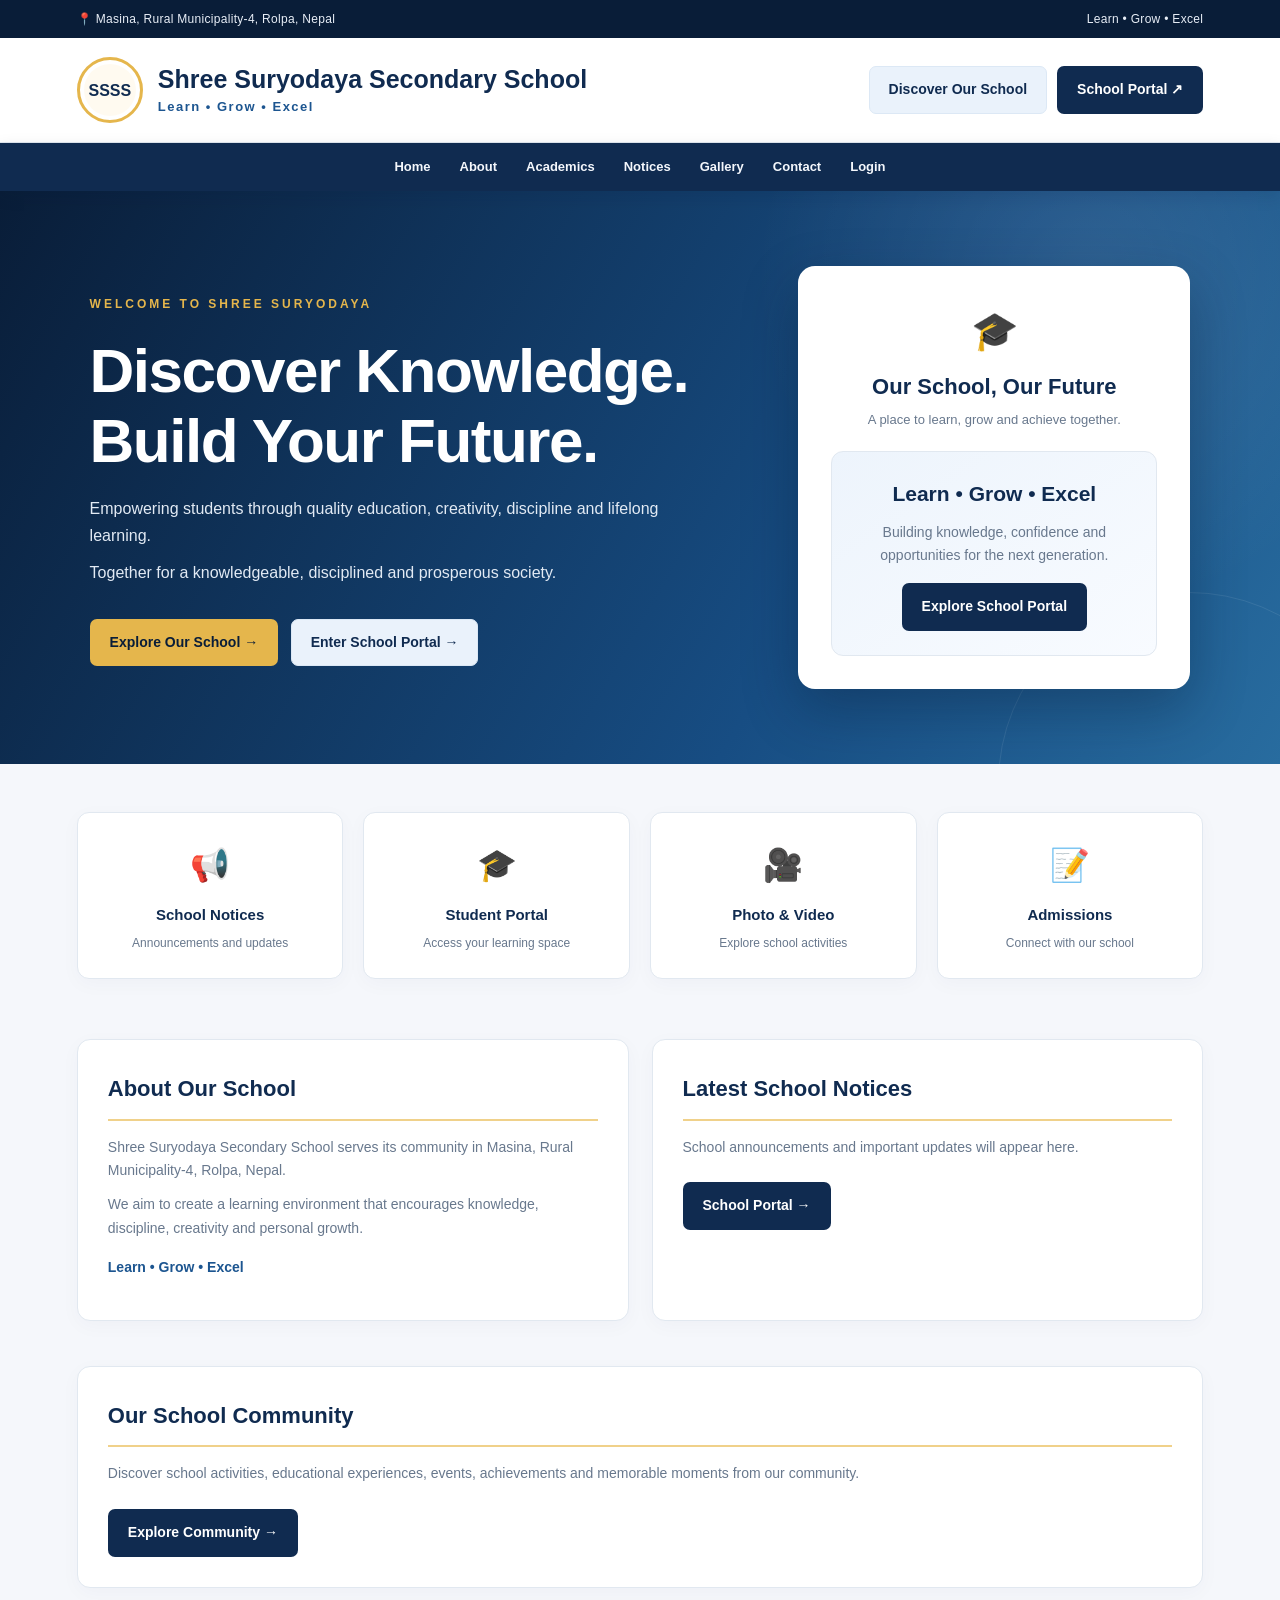
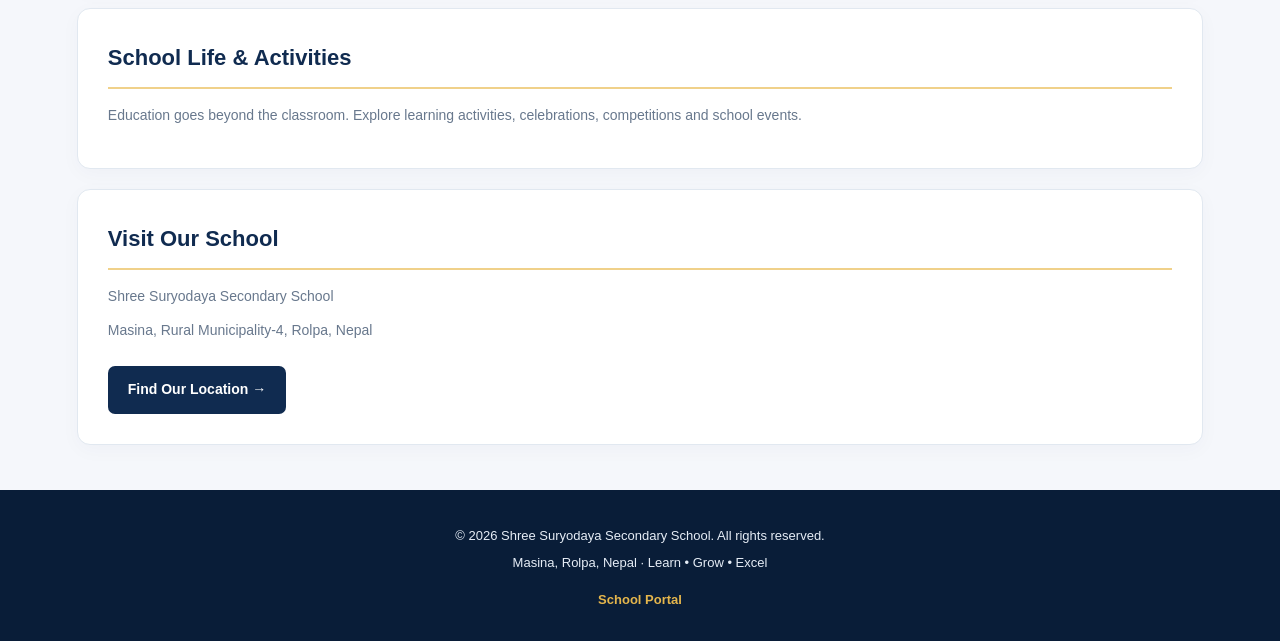
<file: index.html>
<!DOCTYPE html>
<html lang="en">
<head>
  <meta charset="UTF-8">
  <meta name="viewport" content="width=device-width, initial-scale=1.0">

  <title>Shree Suryodaya Secondary School | Masina, Rolpa, Nepal</title>

  <meta name="description" content="Welcome to Shree Suryodaya Secondary School, Masina, Rolpa, Nepal. Discover our academics, school activities, announcements, events and learning community.">

  <meta name="keywords" content="Shree Suryodaya Secondary School, Suryodaya School, School in Rolpa, School in Masina, Education Nepal">

  <meta name="author" content="Shree Suryodaya Secondary School">
  <meta name="robots" content="index, follow">
  <meta name="theme-color" content="#102b50">

  <link rel="canonical" href="https://shreesuryodayasecondaryschool.pages.dev/">
  <link rel="stylesheet" href="css/style.css">

  <!-- Social sharing SEO -->
  <meta property="og:type" content="website">
  <meta property="og:title" content="Shree Suryodaya Secondary School">
  <meta property="og:description" content="Learn • Grow • Excel. Welcome to our school community in Masina, Rolpa, Nepal.">
  <meta property="og:url" content="https://shreesuryodayasecondaryschool.pages.dev/">
  <meta property="og:site_name" content="Shree Suryodaya Secondary School">

  <meta name="twitter:card" content="summary">
  <meta name="twitter:title" content="Shree Suryodaya Secondary School">
  <meta name="twitter:description" content="Learn • Grow • Excel. Quality education for a brighter future.">

  <!-- School structured data -->
  <script type="application/ld+json">
  {
    "@context": "https://schema.org",
    "@type": "School",
    "name": "Shree Suryodaya Secondary School",
    "url": "https://shreesuryodayasecondaryschool.pages.dev/",
    "description": "Shree Suryodaya Secondary School is located in Masina, Rolpa, Nepal.",
    "address": {
      "@type": "PostalAddress",
      "addressLocality": "Masina",
      "addressRegion": "Lumbini Province",
      "addressCountry": "NP"
    }
  }
  </script>
</head>

<body>

  <div class="top">
    <span>📍 Masina, Rural Municipality-4, Rolpa, Nepal</span>
    <span>Learn • Grow • Excel</span>
  </div>

  <header class="header">
    <a class="brand" href="index.html" aria-label="School homepage">
      <div class="seal">SSSS</div>
      <div>
        <h1>Shree Suryodaya Secondary School</h1>
        <p>Learn • Grow • Excel</p>
      </div>
    </a>

    <div class="head-actions">
      <a class="btn light" href="#about">Discover Our School</a>
      <a class="btn" href="login.html">School Portal ↗</a>
    </div>
  </header>

  <nav aria-label="Main navigation">
    <a href="index.html">Home</a>
    <a href="#about">About</a>
    <a href="#academics">Academics</a>
    <a href="#notices">Notices</a>
    <a href="#community">Gallery</a>
    <a href="#contact">Contact</a>
    <a href="login.html">Login</a>
  </nav>

  <section class="hero">
    <div class="hero-content">
      <span class="eyebrow">WELCOME TO SHREE SURYODAYA</span>

      <h2>Discover Knowledge.<br>Build Your Future.</h2>

      <p>
        Empowering students through quality education,
        creativity, discipline and lifelong learning.
      </p>

      <p>
        Together for a knowledgeable, disciplined
        and prosperous society.
      </p>

      <a class="btn yellow" href="#about">
        Explore Our School →
      </a>

      <a class="btn light" href="login.html">
        Enter School Portal →
      </a>
    </div>

    <div class="login-preview">
      <div class="login-heading">
        <span>🎓</span>
        <h2>Our School, Our Future</h2>
        <p>A place to learn, grow and achieve together.</p>
      </div>

      <div class="school-welcome">
        <h3>Learn • Grow • Excel</h3>
        <p>
          Building knowledge, confidence and opportunities
          for the next generation.
        </p>
        <a class="btn" href="login.html">Explore School Portal</a>
      </div>
    </div>
  </section>

  <main>

    <section class="tiles" id="academics">

      <a href="#notices">
        <span>📢</span>
        <b>School Notices</b>
        <small>Announcements and updates</small>
      </a>

      <a href="login.html">
        <span>🎓</span>
        <b>Student Portal</b>
        <small>Access your learning space</small>
      </a>

      <a href="#community">
        <span>🎥</span>
        <b>Photo & Video</b>
        <small>Explore school activities</small>
      </a>

      <a href="#contact">
        <span>📝</span>
        <b>Admissions</b>
        <small>Connect with our school</small>
      </a>

    </section>

    <div class="columns">

      <section id="about" class="panel">
        <h2>About Our School</h2>

        <p>
          Shree Suryodaya Secondary School serves its
          community in Masina, Rural Municipality-4,
          Rolpa, Nepal.
        </p>

        <p>
          We aim to create a learning environment that
          encourages knowledge, discipline, creativity
          and personal growth.
        </p>

        <p class="note">Learn • Grow • Excel</p>
      </section>

      <section id="notices" class="panel">
        <h2>Latest School Notices</h2>

        <p id="notice-list">
          School announcements and important updates
          will appear here.
        </p>

        <a class="btn" href="login.html">
          School Portal →
        </a>
      </section>

    </div>

    <section id="community" class="panel">
      <h2>Our School Community</h2>

      <p>
        Discover school activities, educational
        experiences, events, achievements and
        memorable moments from our community.
      </p>

      <a class="btn" href="login.html">
        Explore Community →
      </a>
    </section>

    <section id="events" class="panel">
      <h2>School Life & Activities</h2>

      <p>
        Education goes beyond the classroom.
        Explore learning activities, celebrations,
        competitions and school events.
      </p>
    </section>

    <section id="contact" class="panel">
      <h2>Visit Our School</h2>

      <p>
        Shree Suryodaya Secondary School
      </p>

      <p>
        Masina, Rural Municipality-4,
        Rolpa, Nepal
      </p>

      <a class="btn" href="https://www.google.com/maps/search/?api=1&query=Masina+Rolpa+Nepal" target="_blank" rel="noopener">
        Find Our Location →
      </a>
    </section>

  </main>

  <footer>
    <p>
      © <span id="year"></span>
      Shree Suryodaya Secondary School.
      All rights reserved.
    </p>

    <p>Masina, Rolpa, Nepal · Learn • Grow • Excel</p>

    <a href="login.html">School Portal</a>
  </footer>

  <script src="js/config.js"></script>
  <script src="js/app.js"></script>

</body>
  </html>
</file>
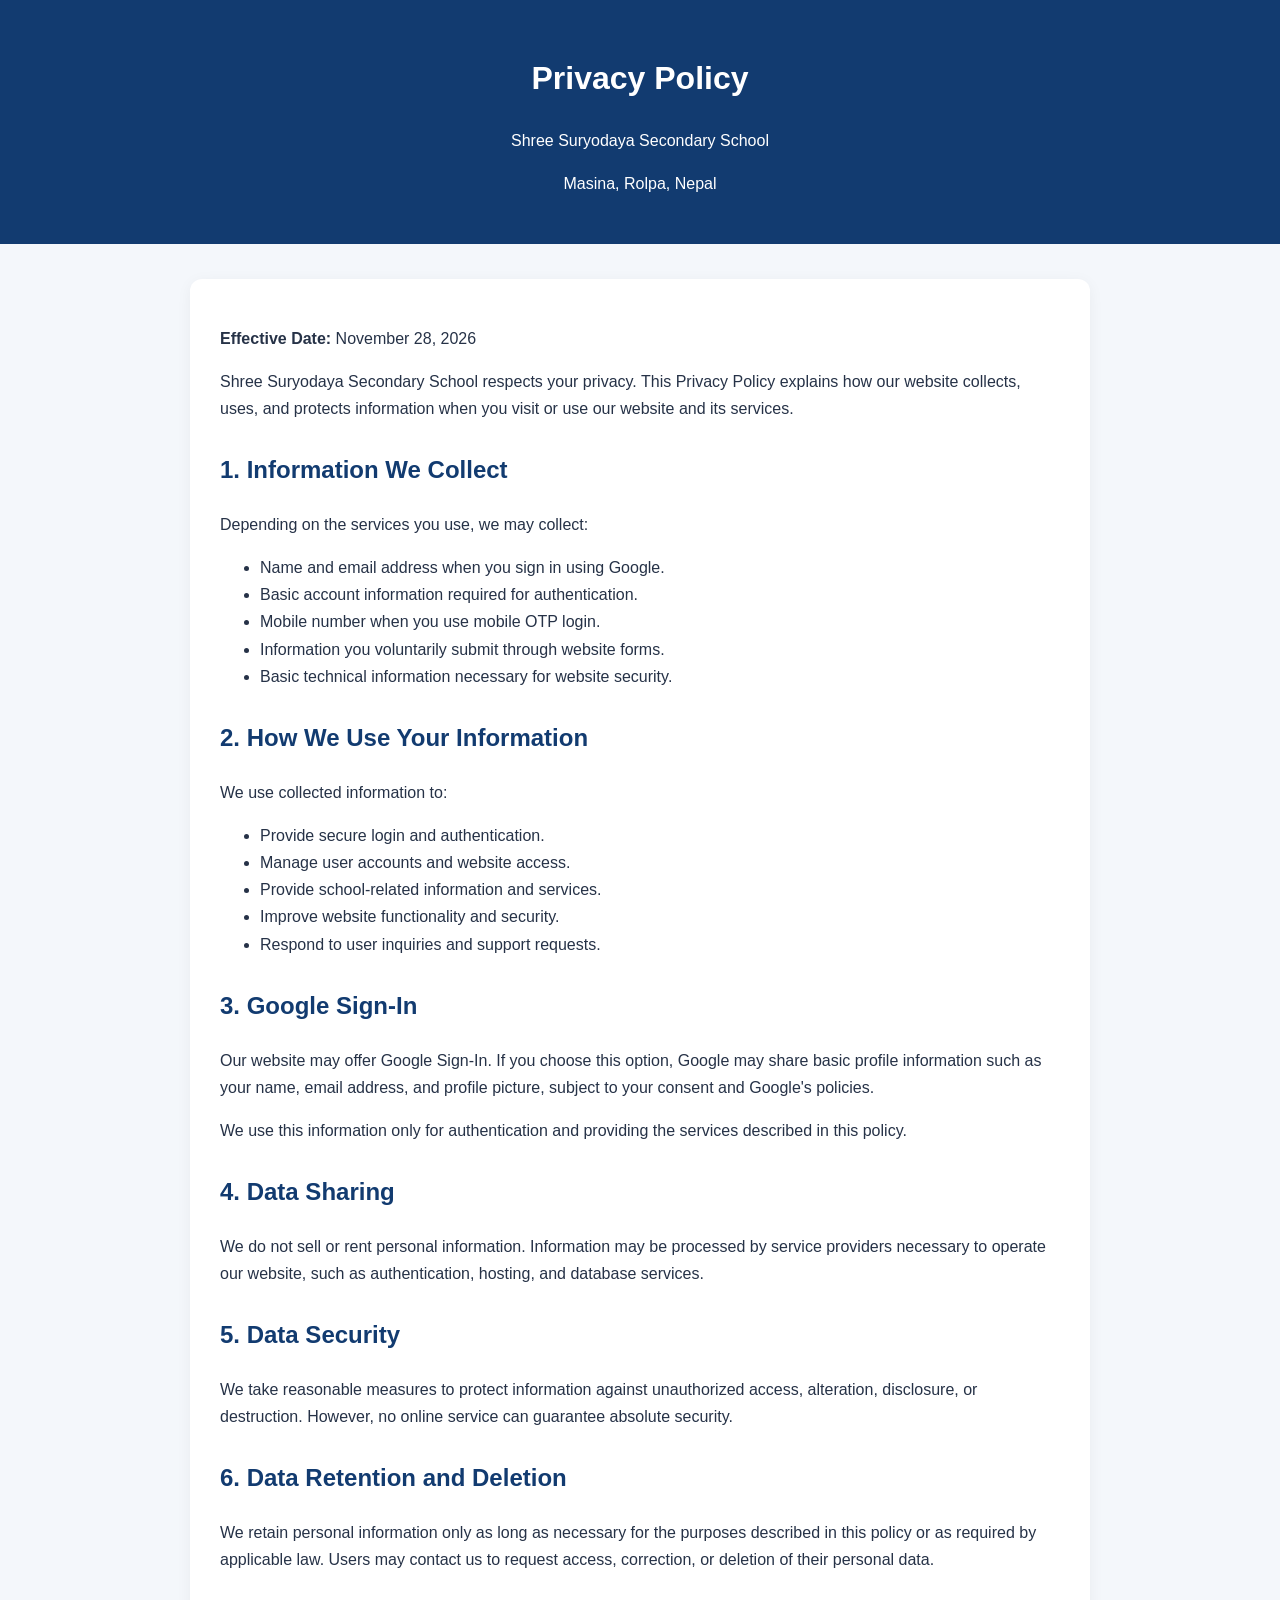
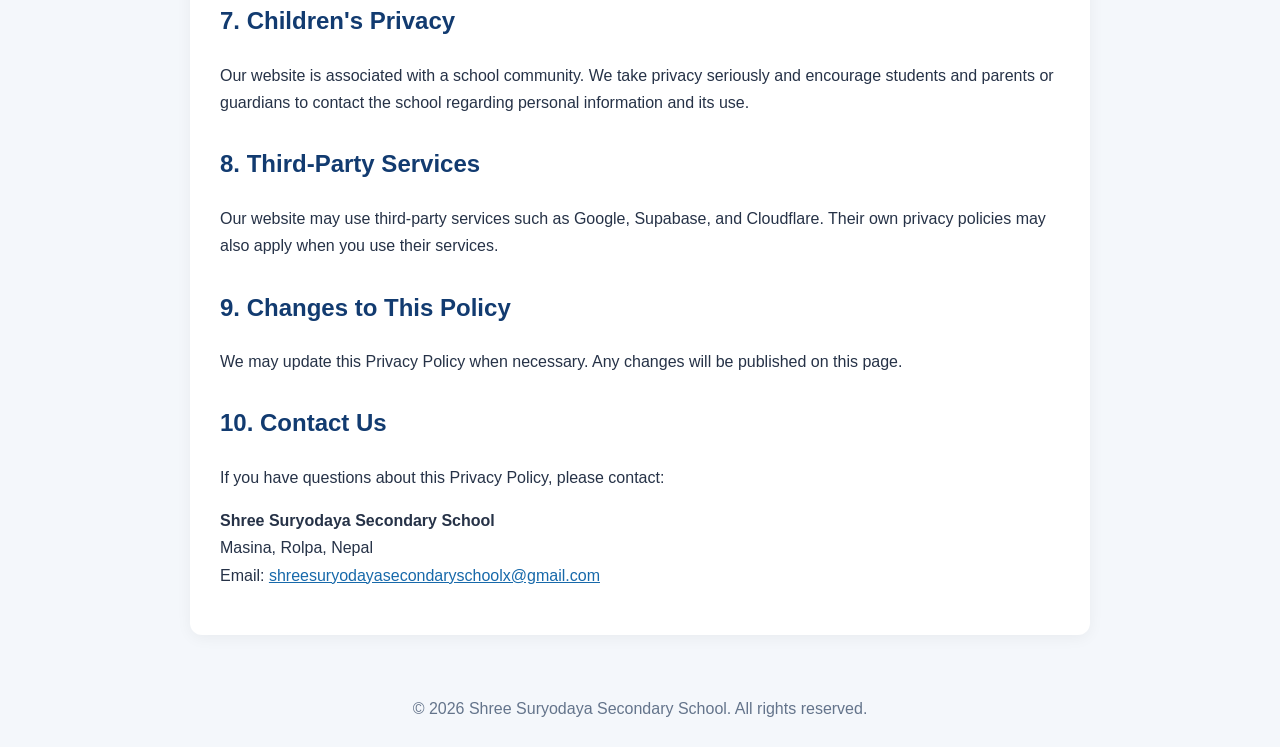
<file: privacy-policy.html>
<!DOCTYPE html>
<html lang="en">
<head>
  <meta charset="UTF-8">
  <meta name="viewport" content="width=device-width, initial-scale=1.0">
  <meta name="description" content="Privacy Policy of Shree Suryodaya Secondary School, Masina, Rolpa, Nepal.">
  <title>Privacy Policy | Shree Suryodaya Secondary School</title>
  <style>
    * { box-sizing: border-box; }
    body {
      margin: 0;
      font-family: Arial, sans-serif;
      background: #f4f7fb;
      color: #263247;
      line-height: 1.7;
    }
    header {
      background: #123b70;
      color: white;
      padding: 30px 20px;
      text-align: center;
    }
    main {
      max-width: 900px;
      margin: 35px auto;
      padding: 30px;
      background: white;
      border-radius: 12px;
      box-shadow: 0 3px 15px #0000000d;
    }
    h2 { color: #123b70; margin-top: 28px; }
    a { color: #1769aa; }
    footer {
      text-align: center;
      padding: 25px;
      color: #64748b;
    }
    @media(max-width:600px) {
      main { margin: 15px; padding: 20px; }
    }
  </style>
</head>
<body>

<header>
  <h1>Privacy Policy</h1>
  <p>Shree Suryodaya Secondary School</p>
  <p>Masina, Rolpa, Nepal</p>
</header>

<main>
  <p><strong>Effective Date:</strong> November 28, 2026</p>

  <p>
    Shree Suryodaya Secondary School respects your privacy.
    This Privacy Policy explains how our website collects,
    uses, and protects information when you visit or use
    our website and its services.
  </p>

  <h2>1. Information We Collect</h2>
  <p>Depending on the services you use, we may collect:</p>
  <ul>
    <li>Name and email address when you sign in using Google.</li>
    <li>Basic account information required for authentication.</li>
    <li>Mobile number when you use mobile OTP login.</li>
    <li>Information you voluntarily submit through website forms.</li>
    <li>Basic technical information necessary for website security.</li>
  </ul>

  <h2>2. How We Use Your Information</h2>
  <p>We use collected information to:</p>
  <ul>
    <li>Provide secure login and authentication.</li>
    <li>Manage user accounts and website access.</li>
    <li>Provide school-related information and services.</li>
    <li>Improve website functionality and security.</li>
    <li>Respond to user inquiries and support requests.</li>
  </ul>

  <h2>3. Google Sign-In</h2>
  <p>
    Our website may offer Google Sign-In. If you choose this
    option, Google may share basic profile information such
    as your name, email address, and profile picture,
    subject to your consent and Google's policies.
  </p>
  <p>
    We use this information only for authentication and
    providing the services described in this policy.
  </p>

  <h2>4. Data Sharing</h2>
  <p>
    We do not sell or rent personal information.
    Information may be processed by service providers
    necessary to operate our website, such as authentication,
    hosting, and database services.
  </p>

  <h2>5. Data Security</h2>
  <p>
    We take reasonable measures to protect information
    against unauthorized access, alteration, disclosure,
    or destruction. However, no online service can
    guarantee absolute security.
  </p>

  <h2>6. Data Retention and Deletion</h2>
  <p>
    We retain personal information only as long as necessary
    for the purposes described in this policy or as required
    by applicable law. Users may contact us to request
    access, correction, or deletion of their personal data.
  </p>

  <h2>7. Children's Privacy</h2>
  <p>
    Our website is associated with a school community.
    We take privacy seriously and encourage students and
    parents or guardians to contact the school regarding
    personal information and its use.
  </p>

  <h2>8. Third-Party Services</h2>
  <p>
    Our website may use third-party services such as Google,
    Supabase, and Cloudflare. Their own privacy policies
    may also apply when you use their services.
  </p>

  <h2>9. Changes to This Policy</h2>
  <p>
    We may update this Privacy Policy when necessary.
    Any changes will be published on this page.
  </p>

  <h2>10. Contact Us</h2>
  <p>
    If you have questions about this Privacy Policy,
    please contact:
  </p>
  <p>
    <strong>Shree Suryodaya Secondary School</strong><br>
    Masina, Rolpa, Nepal<br>
    Email:
    <a href="mailto:shreesuryodayasecondaryschoolx@gmail.com">
      shreesuryodayasecondaryschoolx@gmail.com
    </a>
  </p>
</main>

<footer>
  &copy; 2026 Shree Suryodaya Secondary School.
  All rights reserved.
</footer>

</body>
    </html>
</file>
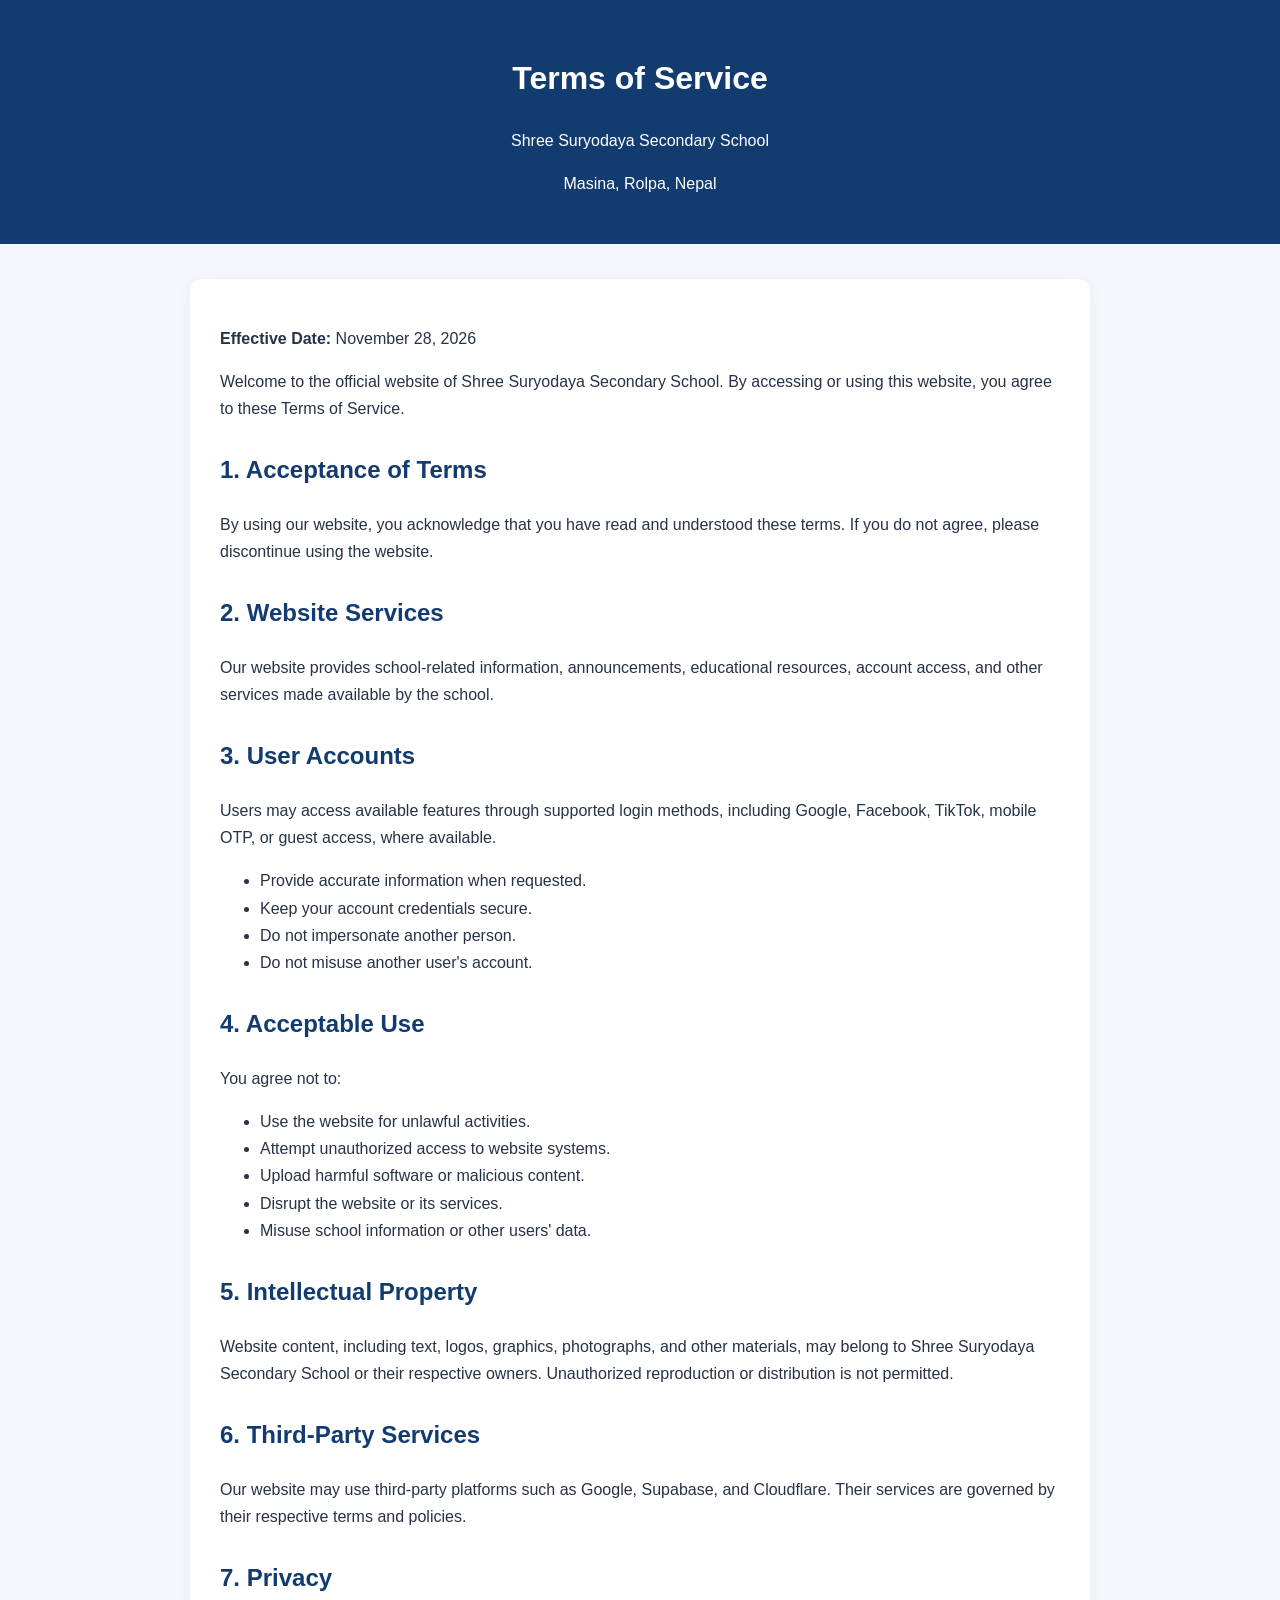
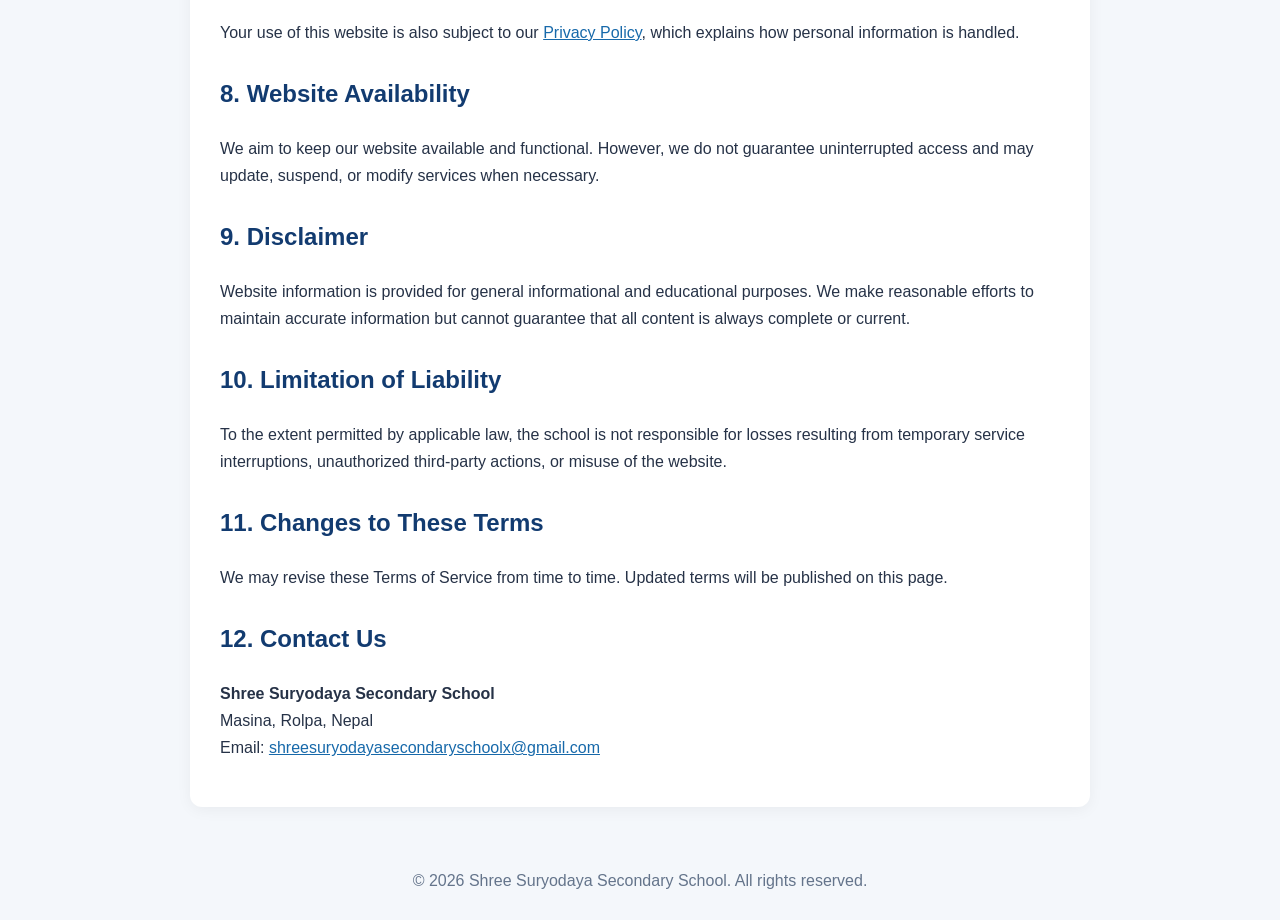
<file: terms-of-service.html>
<!DOCTYPE html>
<html lang="en">
<head>
  <meta charset="UTF-8">
  <meta name="viewport" content="width=device-width, initial-scale=1.0">
  <meta name="description" content="Terms of Service of Shree Suryodaya Secondary School, Masina, Rolpa, Nepal.">
  <title>Terms of Service | Shree Suryodaya Secondary School</title>
  <style>
    * { box-sizing: border-box; }
    body {
      margin: 0;
      font-family: Arial, sans-serif;
      background: #f4f7fb;
      color: #263247;
      line-height: 1.7;
    }
    header {
      background: #123b70;
      color: white;
      padding: 30px 20px;
      text-align: center;
    }
    main {
      max-width: 900px;
      margin: 35px auto;
      padding: 30px;
      background: white;
      border-radius: 12px;
      box-shadow: 0 3px 15px #0000000d;
    }
    h2 { color: #123b70; margin-top: 28px; }
    a { color: #1769aa; }
    footer {
      text-align: center;
      padding: 25px;
      color: #64748b;
    }
    @media(max-width:600px) {
      main { margin: 15px; padding: 20px; }
    }
  </style>
</head>
<body>

<header>
  <h1>Terms of Service</h1>
  <p>Shree Suryodaya Secondary School</p>
  <p>Masina, Rolpa, Nepal</p>
</header>

<main>
  <p><strong>Effective Date:</strong> November 28, 2026</p>

  <p>
    Welcome to the official website of Shree Suryodaya
    Secondary School. By accessing or using this website,
    you agree to these Terms of Service.
  </p>

  <h2>1. Acceptance of Terms</h2>
  <p>
    By using our website, you acknowledge that you have
    read and understood these terms. If you do not agree,
    please discontinue using the website.
  </p>

  <h2>2. Website Services</h2>
  <p>
    Our website provides school-related information,
    announcements, educational resources, account access,
    and other services made available by the school.
  </p>

  <h2>3. User Accounts</h2>
  <p>
    Users may access available features through supported
    login methods, including Google, Facebook, TikTok,
    mobile OTP, or guest access, where available.
  </p>
  <ul>
    <li>Provide accurate information when requested.</li>
    <li>Keep your account credentials secure.</li>
    <li>Do not impersonate another person.</li>
    <li>Do not misuse another user's account.</li>
  </ul>

  <h2>4. Acceptable Use</h2>
  <p>You agree not to:</p>
  <ul>
    <li>Use the website for unlawful activities.</li>
    <li>Attempt unauthorized access to website systems.</li>
    <li>Upload harmful software or malicious content.</li>
    <li>Disrupt the website or its services.</li>
    <li>Misuse school information or other users' data.</li>
  </ul>

  <h2>5. Intellectual Property</h2>
  <p>
    Website content, including text, logos, graphics,
    photographs, and other materials, may belong to
    Shree Suryodaya Secondary School or their respective
    owners. Unauthorized reproduction or distribution
    is not permitted.
  </p>

  <h2>6. Third-Party Services</h2>
  <p>
    Our website may use third-party platforms such as
    Google, Supabase, and Cloudflare. Their services
    are governed by their respective terms and policies.
  </p>

  <h2>7. Privacy</h2>
  <p>
    Your use of this website is also subject to our
    <a href="/privacy-policy.html">Privacy Policy</a>,
    which explains how personal information is handled.
  </p>

  <h2>8. Website Availability</h2>
  <p>
    We aim to keep our website available and functional.
    However, we do not guarantee uninterrupted access
    and may update, suspend, or modify services when
    necessary.
  </p>

  <h2>9. Disclaimer</h2>
  <p>
    Website information is provided for general
    informational and educational purposes. We make
    reasonable efforts to maintain accurate information
    but cannot guarantee that all content is always
    complete or current.
  </p>

  <h2>10. Limitation of Liability</h2>
  <p>
    To the extent permitted by applicable law, the school
    is not responsible for losses resulting from temporary
    service interruptions, unauthorized third-party
    actions, or misuse of the website.
  </p>

  <h2>11. Changes to These Terms</h2>
  <p>
    We may revise these Terms of Service from time to time.
    Updated terms will be published on this page.
  </p>

  <h2>12. Contact Us</h2>
  <p>
    <strong>Shree Suryodaya Secondary School</strong><br>
    Masina, Rolpa, Nepal<br>
    Email:
    <a href="mailto:shreesuryodayasecondaryschoolx@gmail.com">
      shreesuryodayasecondaryschoolx@gmail.com
    </a>
  </p>
</main>

<footer>
  &copy; 2026 Shree Suryodaya Secondary School.
  All rights reserved.
</footer>

</body>
                                       </html>
</file>
<file: css/style.css>
/* =========================================
   SHREE SURYODAYA SECONDARY SCHOOL
   Premium Navy • White • Gold Design
========================================= */

:root {
  --navy: #102b50;
  --navy-dark: #091d38;
  --blue: #1c5590;
  --blue-light: #eaf2fb;
  --gold: #e5b64c;
  --white: #ffffff;
  --text: #26364b;
  --muted: #68788d;
  --border: #e1e8f0;
  --shadow: 0 12px 35px rgba(16, 43, 80, 0.09);
}

* {
  box-sizing: border-box;
  margin: 0;
  padding: 0;
}

html {
  scroll-behavior: smooth;
  scroll-padding-top: 90px;
}

body {
  font-family: Arial, Helvetica, sans-serif;
  background: #f5f7fb;
  color: var(--text);
  line-height: 1.7;
}

a {
  color: inherit;
  text-decoration: none;
}

button,
a {
  -webkit-tap-highlight-color: transparent;
}

/* TOP BAR */

.top {
  background: var(--navy-dark);
  color: #e8eef7;
  padding: 9px 6%;
  display: flex;
  justify-content: space-between;
  align-items: center;
  gap: 12px;
  font-size: 12px;
  letter-spacing: 0.3px;
}

/* HEADER */

.header {
  background: var(--white);
  padding: 19px 6%;
  display: flex;
  align-items: center;
  justify-content: space-between;
  gap: 20px;
  flex-wrap: wrap;
  border-bottom: 1px solid var(--border);
}

.brand {
  display: flex;
  align-items: center;
  gap: 15px;
  color: var(--navy);
}

.brand h1 {
  font-size: clamp(17px, 2.5vw, 25px);
  font-weight: 800;
  line-height: 1.3;
}

.brand p {
  color: var(--blue);
  font-size: 13px;
  letter-spacing: 1.5px;
  font-weight: 600;
}

.seal {
  width: 66px;
  height: 66px;
  flex-shrink: 0;
  border: 3px solid var(--gold);
  border-radius: 50%;
  display: grid;
  place-items: center;
  font-weight: 900;
  font-size: 16px;
  color: var(--navy);
  background: #fffaf0;
  box-shadow: inset 0 0 0 4px white;
}

.head-actions {
  display: flex;
  align-items: center;
  gap: 10px;
  flex-wrap: wrap;
}

/* BUTTONS */

.btn {
  display: inline-flex;
  justify-content: center;
  align-items: center;
  gap: 7px;
  padding: 11px 19px;
  background: var(--navy);
  color: white;
  border: 1px solid transparent;
  border-radius: 7px;
  font-size: 14px;
  font-weight: 700;
  cursor: pointer;
  transition: 0.25s ease;
}

.btn:hover {
  background: var(--blue);
  transform: translateY(-2px);
  box-shadow: 0 7px 18px #102b5025;
}

.btn.light {
  background: var(--blue-light);
  color: var(--navy);
  border-color: #dce8f5;
}

.btn.light:hover {
  background: #dceafa;
}

.btn.yellow {
  background: var(--gold);
  color: var(--navy-dark);
  margin-top: 12px;
}

.btn.yellow:hover {
  background: #f0c968;
}

/* NAVIGATION */

nav {
  background: var(--navy);
  padding: 13px 5%;
  display: flex;
  justify-content: center;
  align-items: center;
  flex-wrap: wrap;
  gap: 29px;
  position: relative;
  z-index: 5;
  box-shadow: 0 5px 15px #091d3820;
}

nav a {
  color: #f4f7fc;
  font-size: 13px;
  font-weight: 700;
  transition: 0.2s;
}

nav a:hover {
  color: var(--gold);
}

/* HERO SECTION */

.hero {
  position: relative;
  overflow: hidden;
  padding: 75px 7%;
  min-height: 540px;
  background:
    radial-gradient(circle at 85% 15%, #ffffff18, transparent 28%),
    linear-gradient(120deg, var(--navy-dark), #174d83 65%, #286c9f);
  display: grid;
  grid-template-columns: 1.25fr 0.75fr;
  align-items: center;
  gap: 55px;
  text-align: left;
}

.hero::before {
  content: "";
  position: absolute;
  width: 380px;
  height: 380px;
  border: 1px solid #ffffff16;
  border-radius: 50%;
  right: -100px;
  bottom: -210px;
  pointer-events: none;
}

.hero-content {
  position: relative;
  z-index: 1;
  max-width: 680px;
}

.eyebrow {
  color: var(--gold);
  font-size: 12px;
  font-weight: 800;
  letter-spacing: 3px;
}

.hero-content h2 {
  font-size: clamp(36px, 5.2vw, 62px);
  line-height: 1.12;
  margin: 20px 0;
  color: white;
  font-weight: 800;
  letter-spacing: -1.5px;
}

.hero-content p {
  margin: 10px 0;
  font-size: 16px;
  color: #e2eaf4;
  max-width: 580px;
}

.hero-content .btn {
  margin-top: 22px;
  margin-right: 8px;
}

/* HERO WELCOME CARD */

.login-preview {
  position: relative;
  z-index: 1;
  background: white;
  color: var(--text);
  border-radius: 17px;
  padding: 32px;
  box-shadow: 0 20px 55px #06182f55;
  border: 1px solid #ffffff80;
}

.login-heading {
  text-align: center;
  margin-bottom: 20px;
}

.login-heading span {
  font-size: 38px;
  display: block;
  margin-bottom: 8px;
}

.login-heading h2 {
  color: var(--navy);
  font-size: 22px;
  line-height: 1.35;
}

.login-heading p {
  color: var(--muted);
  font-size: 13px;
  margin-top: 7px;
}

.school-welcome {
  background: linear-gradient(145deg, #edf4fc, #f8fbff);
  border: 1px solid var(--border);
  border-radius: 12px;
  padding: 24px 18px;
  text-align: center;
}

.school-welcome h3 {
  color: var(--navy);
  font-size: 21px;
  margin-bottom: 9px;
}

.school-welcome p {
  color: var(--muted);
  font-size: 14px;
  margin-bottom: 15px;
}

/* OLD LOGIN PAGE OPTIONS - PRESERVED */

.login-option {
  display: block;
  text-align: center;
  padding: 12px;
  border-radius: 8px;
  margin: 10px 0;
  font-weight: 700;
  border: 1px solid var(--border);
  transition: 0.2s;
}

.login-option:hover {
  transform: translateY(-2px);
  opacity: 0.92;
}

.google {
  color: #263449;
  background: white;
}

.facebook {
  color: white;
  background: #1877f2;
}

.tiktok {
  color: white;
  background: #111;
}

.mobile {
  color: white;
  background: #15945b;
}

.guest {
  color: var(--navy);
  background: var(--blue-light);
}

.login-note {
  font-size: 12px;
  text-align: center;
  color: var(--muted);
  border-top: 1px solid var(--border);
  padding-top: 12px;
  margin-top: 15px;
}

/* MAIN CONTENT */

main {
  max-width: 1400px;
  margin: auto;
}

/* QUICK ACCESS TILES */

.tiles {
  padding: 48px 6%;
  display: grid;
  grid-template-columns: repeat(4, 1fr);
  gap: 20px;
}

.tiles a {
  background: white;
  border: 1px solid var(--border);
  border-radius: 12px;
  padding: 25px 15px;
  text-align: center;
  box-shadow: 0 5px 20px #102b5008;
  transition: 0.25s ease;
}

.tiles a:hover {
  transform: translateY(-6px);
  border-color: var(--gold);
  box-shadow: var(--shadow);
}

.tiles a span {
  display: block;
  font-size: 32px;
  margin-bottom: 10px;
}

.tiles a b,
.tiles a small {
  display: block;
}

.tiles a b {
  color: var(--navy);
  font-size: 15px;
  margin-bottom: 5px;
}

.tiles a small {
  color: var(--muted);
  font-size: 12px;
}

/* CONTENT COLUMNS */

.columns {
  padding: 12px 6% 25px;
  display: grid;
  grid-template-columns: 1fr 1fr;
  gap: 23px;
}

/* PANELS */

.panel {
  background: white;
  padding: 30px;
  border-radius: 13px;
  border: 1px solid var(--border);
  box-shadow: 0 5px 20px #102b5008;
  margin: 20px 6%;
}

.columns .panel {
  margin: 0;
}

.panel h2 {
  color: var(--navy);
  font-size: 22px;
  margin-bottom: 15px;
  padding-bottom: 11px;
  border-bottom: 2px solid #f0d18a;
}

.panel p {
  color: var(--muted);
  font-size: 14px;
  margin: 10px 0;
}

.panel .btn {
  margin-top: 13px;
}

.note {
  color: var(--blue) !important;
  font-weight: 700;
  margin-top: 15px !important;
}

/* FOOTER */

body > footer {
  margin-top: 45px;
  padding: 30px 6%;
  background: var(--navy-dark);
  color: #e6edf6;
  text-align: center;
  font-size: 13px;
}

body > footer p {
  margin: 5px 0;
}

body > footer a {
  display: inline-block;
  margin-top: 10px;
  color: var(--gold);
  font-weight: 700;
}

body > footer a:hover {
  text-decoration: underline;
}

/* ACCESSIBILITY */

a:focus-visible,
button:focus-visible {
  outline: 3px solid var(--gold);
  outline-offset: 4px;
}

/* TABLET */

@media (max-width: 900px) {
  .hero {
    grid-template-columns: 1fr;
    gap: 35px;
    padding: 55px 6%;
  }

  .hero-content {
    max-width: 750px;
  }

  .login-preview {
    max-width: 560px;
    width: 100%;
    margin: auto;
  }

  .tiles {
    grid-template-columns: repeat(2, 1fr);
  }

  nav {
    gap: 18px;
  }
}

/* MOBILE */

@media (max-width: 600px) {
  .top {
    flex-direction: column;
    text-align: center;
    gap: 3px;
    font-size: 11px;
  }

  .header {
    padding: 17px 4%;
    justify-content: center;
    text-align: center;
  }

  .brand {
    justify-content: center;
    text-align: left;
  }

  .seal {
    width: 54px;
    height: 54px;
    font-size: 13px;
  }

  .brand h1 {
    font-size: 17px;
  }

  .brand p {
    font-size: 11px;
  }

  .head-actions {
    justify-content: center;
  }

  nav {
    padding: 13px 4%;
    gap: 12px 19px;
  }

  nav a {
    font-size: 12px;
  }

  .hero {
    padding: 43px 5%;
    min-height: auto;
    gap: 30px;
  }

  .hero-content h2 {
    font-size: clamp(35px, 10vw, 47px);
    letter-spacing: -1px;
  }

  .hero-content p {
    font-size: 14px;
  }

  .hero-content .btn {
    margin-top: 13px;
  }

  .login-preview {
    padding: 21px 17px;
  }

  .tiles {
    padding: 25px 4%;
    gap: 12px;
  }

  .tiles a {
    padding: 19px 9px;
  }

  .tiles a span {
    font-size: 27px;
  }

  .tiles a b {
    font-size: 13px;
  }

  .tiles a small {
    font-size: 11px;
  }

  .columns {
    grid-template-columns: 1fr;
    padding: 10px 4%;
    gap: 15px;
  }

  .panel,
  .columns .panel {
    margin: 13px 4%;
    padding: 22px 18px;
  }

  .columns .panel {
    margin: 0;
  }

  .panel h2 {
    font-size: 19px;
  }

  body > footer {
    margin-top: 30px;
    padding: 25px 5%;
  }
}

/* SMALL PHONES */

@media (max-width: 360px) {
  .brand {
    gap: 9px;
  }

  .brand h1 {
    font-size: 15px;
  }

  .head-actions .btn {
    padding: 9px 12px;
    font-size: 12px;
  }

  .tiles {
    grid-template-columns: 1fr 1fr;
  }
    }
</file>
